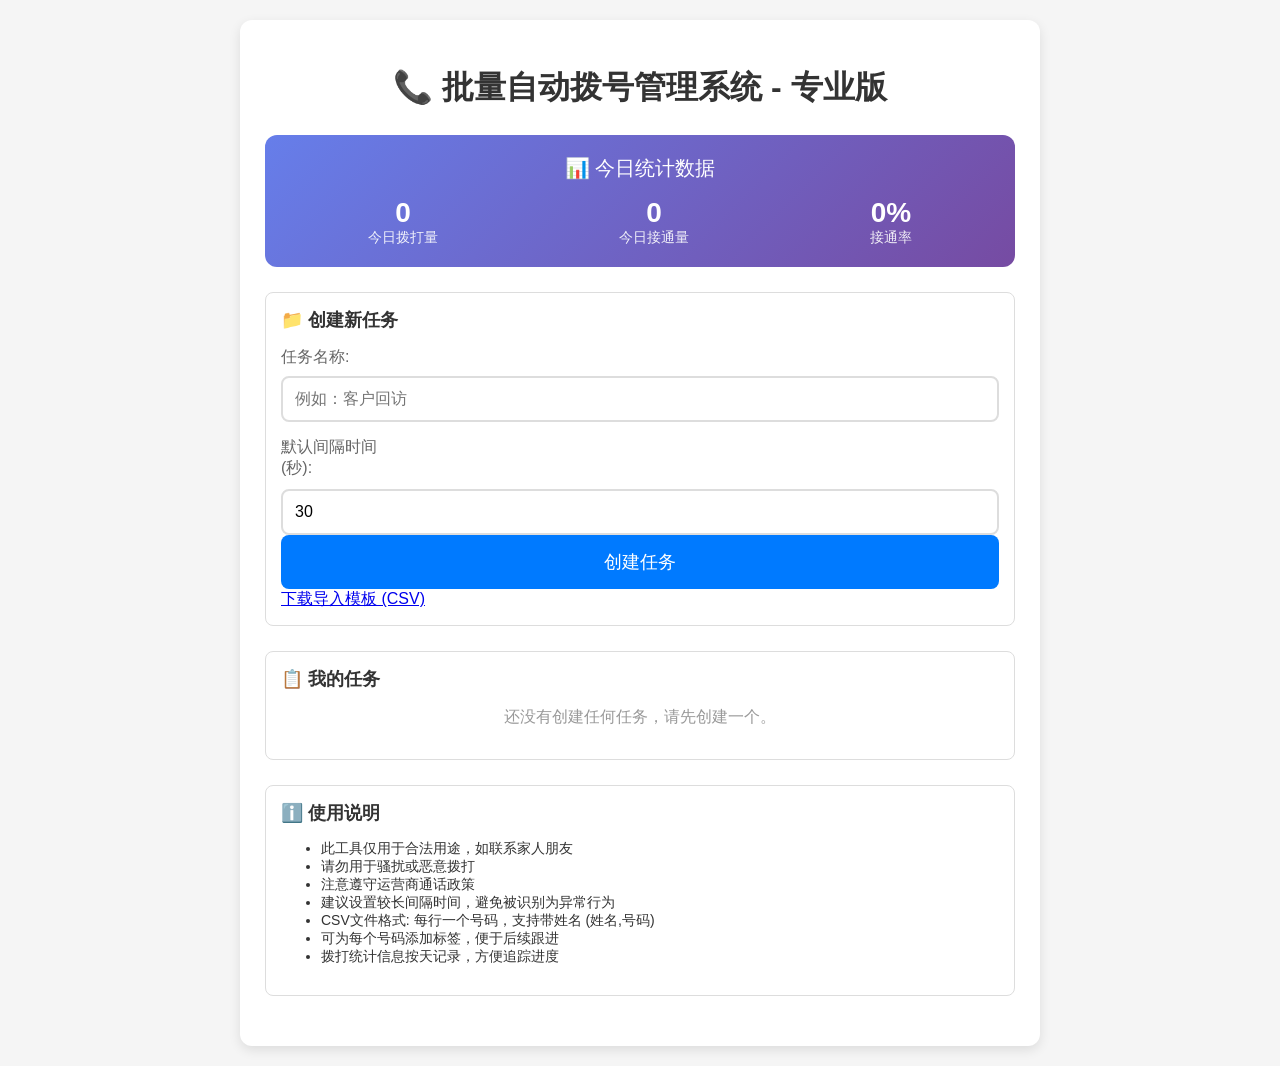
<file: 1.html>
<!DOCTYPE html>
<html lang="zh-CN">
<head>
    <meta charset="UTF-8">
    <meta name="viewport" content="width=device-width, initial-scale=1.0">
    <title>iOS批量自动拨号管理系统 - 专业版</title>
    <style>
        :root {
            --primary: #007AFF;
            --secondary: #5856D6;
            --success: #34C759;
            --warning: #FF9500;
            --danger: #FF3B30;
            --light-bg: #f9f9f9;
            --dark-text: #333;
            --light-text: #666;
            --border-color: #ddd;
        }
        body {
            font-family: -apple-system, BlinkMacSystemFont, 'Segoe UI', Roboto, sans-serif;
            max-width: 800px;
            margin: 0 auto;
            padding: 20px;
            background-color: #f5f5f5;
            color: var(--dark-text);
        }
        .container {
            background: white;
            border-radius: 12px;
            padding: 25px;
            box-shadow: 0 4px 12px rgba(0,0,0,0.1);
        }
        h1 {
            text-align: center;
            color: var(--dark-text);
            margin-bottom: 25px;
            font-weight: 600;
        }
        .section {
            margin-bottom: 25px;
            padding: 15px;
            border: 1px solid var(--border-color);
            border-radius: 8px;
            background-color: white;
        }
        .section-title {
            font-weight: 600;
            margin-bottom: 15px;
            color: var(--dark-text);
            font-size: 18px;
            display: flex;
            align-items: center;
        }
        .input-group {
            margin-bottom: 15px;
        }
        label {
            display: block;
            margin-bottom: 8px;
            font-weight: 500;
            color: var(--light-text);
        }
        input[type="file"], input[type="tel"], input[type="number"], select, input[type="text"] {
            width: 100%;
            padding: 12px;
            border: 2px solid var(--border-color);
            border-radius: 8px;
            font-size: 16px;
            box-sizing: border-box;
        }
        textarea {
            width: 100%;
            height: 120px;
            padding: 12px;
            border: 2px solid var(--border-color);
            border-radius: 8px;
            font-size: 14px;
            font-family: monospace;
            resize: vertical;
            box-sizing: border-box;
        }
        button {
            padding: 12px 16px;
            border: none;
            border-radius: 8px;
            font-size: 16px;
            cursor: pointer;
            transition: background-color 0.3s;
            font-weight: 500;
        }
        button:hover:not(:disabled) {
            opacity: 0.9;
        }
        button:disabled {
            cursor: not-allowed;
            opacity: 0.6;
        }
        .btn-primary {
            background: var(--primary);
            color: white;
        }
        .btn-secondary {
            background: var(--secondary);
            color: white;
        }
        .btn-success {
            background: var(--success);
            color: white;
        }
        .btn-warning {
            background: var(--warning);
            color: white;
        }
        .btn-danger {
            background: var(--danger);
            color: white;
        }
        .btn-block {
            width: 100%;
            padding: 15px;
            font-size: 18px;
        }
        .status {
            margin-top: 15px;
            padding: 12px;
            border-radius: 8px;
            text-align: center;
            display: none;
        }
        .success {
            background: #d4edda;
            color: #155724;
            border: 1px solid #c3e6cb;
        }
        .info {
            background: #d1ecf1;
            color: #0c5460;
            border: 1px solid #bee5eb;
        }
        .warning {
            background: #fff3cd;
            color: #856404;
            border: 1px solid #ffeaa7;
        }
        .contact-list {
            max-height: 400px;
            overflow-y: auto;
            border: 1px solid var(--border-color);
            border-radius: 8px;
            padding: 10px;
            margin-top: 10px;
            background-color: var(--light-bg);
        }
        .contact-item {
            padding: 10px;
            border-bottom: 1px solid var(--border-color);
            display: flex;
            justify-content: space-between;
            align-items: center;
            background: white;
            border-radius: 6px;
            margin-bottom: 5px;
        }
        .contact-item:last-child {
            border-bottom: none;
            margin-bottom: 0;
        }
        .status-indicator {
            padding: 2px 8px;
            border-radius: 12px;
            font-size: 12px;
            font-weight: bold;
            text-transform: uppercase;
        }
        .status-pending {
            background: #e3f2fd;
            color: #1976d2;
        }
        .status-called {
            background: #e8f5e9;
            color: #388e3c;
        }
        .status-failed {
            background: #ffebee;
            color: #d32f2f;
        }
        .progress-bar {
            width: 100%;
            height: 6px;
            background: #eee;
            border-radius: 3px;
            overflow: hidden;
            margin: 10px 0;
        }
        .progress-fill {
            height: 100%;
            background: var(--primary);
            transition: width 0.3s ease;
        }
        .stats {
            display: grid;
            grid-template-columns: repeat(auto-fit, minmax(120px, 1fr));
            gap: 15px;
            margin: 15px 0;
            font-size: 14px;
        }
        .stat-card {
            background: #f8f9fa;
            border-radius: 8px;
            padding: 15px;
            text-align: center;
            border: 1px solid #e9ecef;
        }
        .stat-value {
            font-size: 24px;
            font-weight: bold;
            color: var(--primary);
        }
        .stat-label {
            font-size: 12px;
            color: var(--light-text);
            margin-top: 5px;
        }
        .action-buttons {
            display: flex;
            gap: 10px;
            margin-top: 10px;
            flex-wrap: wrap;
        }
        .action-buttons button {
            flex: 1;
            min-width: 100px;
        }
        .timer-display {
            font-size: 16px;
            text-align: center;
            margin: 15px 0;
            color: var(--light-text);
            font-weight: 500;
        }
        .task-card {
            background: white;
            border: 1px solid var(--border-color);
            border-radius: 8px;
            padding: 15px;
            margin-bottom: 20px;
            box-shadow: 0 2px 4px rgba(0,0,0,0.05);
        }
        .task-header {
            display: flex;
            justify-content: space-between;
            align-items: center;
            margin-bottom: 10px;
        }
        .task-name {
            font-weight: bold;
            font-size: 18px;
            color: var(--dark-text);
        }
        .task-stats {
            font-size: 12px;
            color: var(--light-text);
        }
        .task-controls {
            display: flex;
            gap: 8px;
            flex-wrap: wrap;
            margin-bottom: 10px;
        }
        .task-controls button {
            flex: 1;
            min-width: 80px;
            padding: 10px;
            font-size: 14px;
        }
        .contact-actions {
            display: flex;
            gap: 5px;
            flex-wrap: wrap;
        }
        .contact-actions button {
            padding: 4px 8px;
            font-size: 12px;
            margin-left: 5px;
        }
        .import-section {
            background: #e8f4fd;
            border-radius: 8px;
            padding: 15px;
            margin-top: 10px;
            display: none;
        }
        .import-section.active {
            display: block;
        }
        .settings-row {
            display: flex;
            gap: 10px;
            align-items: center;
            margin-top: 10px;
            flex-wrap: wrap;
        }
        .settings-row label {
            width: 120px;
            margin-bottom: 0;
        }
        .settings-row input, .settings-row select {
            width: 100%;
        }
        .dialing-status {
            font-size: 14px;
            color: var(--light-text);
            text-align: center;
            margin-top: 5px;
            padding: 5px 0;
        }
        .tag {
            display: inline-block;
            padding: 2px 6px;
            border-radius: 12px;
            font-size: 10px;
            font-weight: bold;
            text-transform: uppercase;
            margin-left: 5px;
        }
        .tag-default {
            background: #e0e0e0;
            color: #666;
        }
        .tag-wechat {
            background: #4CAF50;
            color: white;
        }
        .tag-unpassed {
            background: #FF9800;
            color: white;
        }
        .tag-no {
            background: #F44336;
            color: white;
        }
        .summary-section {
            background: linear-gradient(135deg, #667eea 0%, #764ba2 100%);
            color: white;
            border-radius: 12px;
            padding: 20px;
            margin-bottom: 25px;
            text-align: center;
        }
        .summary-title {
            font-size: 20px;
            margin-bottom: 15px;
        }
        .summary-stats {
            display: flex;
            justify-content: space-around;
            flex-wrap: wrap;
            gap: 15px;
        }
        .summary-stat {
            display: flex;
            flex-direction: column;
        }
        .summary-value {
            font-size: 28px;
            font-weight: bold;
        }
        .summary-label {
            font-size: 14px;
            opacity: 0.9;
        }
        .contact-info {
            flex: 1;
        }
        .contact-number {
            font-weight: bold;
            font-size: 16px;
        }
        .contact-name {
            font-size: 14px;
            color: var(--light-text);
        }
        .contact-tag {
            margin-top: 5px;
        }
    </style>
</head>
<body>
    <div class="container">
        <h1>📞 批量自动拨号管理系统 - 专业版</h1>
        
        <!-- 今日统计汇总 -->
        <div class="summary-section">
            <div class="summary-title">📊 今日统计数据</div>
            <div class="summary-stats">
                <div class="summary-stat">
                    <div class="summary-value" id="todayTotalCalls">0</div>
                    <div class="summary-label">今日拨打量</div>
                </div>
                <div class="summary-stat">
                    <div class="summary-value" id="todayConnectedCalls">0</div>
                    <div class="summary-label">今日接通量</div>
                </div>
                <div class="summary-stat">
                    <div class="summary-value" id="todaySuccessRate">0%</div>
                    <div class="summary-label">接通率</div>
                </div>
            </div>
        </div>
        
        <!-- 创建新任务区域 -->
        <div class="section">
            <div class="section-title">📁 创建新任务</div>
            <div class="input-group">
                <label for="newTaskName">任务名称:</label>
                <input type="text" id="newTaskName" placeholder="例如：客户回访">
            </div>
            <div class="settings-row">
                <label for="defaultInterval">默认间隔时间 (秒):</label>
                <input type="number" id="defaultInterval" value="30" min="5" max="300" step="5">
            </div>
            <button id="createTaskBtn" class="btn-primary btn-block">创建任务</button>
            <a href="#" class="template-link" id="downloadTemplate">下载导入模板 (CSV)</a>
        </div>

        <!-- 任务列表展示 -->
        <div class="section">
            <div class="section-title">📋 我的任务</div>
            <div id="taskList">
                <!-- 任务卡片将由JS动态生成 -->
                <p id="noTasksMessage" style="text-align: center; color: #999;">还没有创建任何任务，请先创建一个。</p>
            </div>
        </div>
        
        <div class="section">
            <div class="section-title">ℹ️ 使用说明</div>
            <ul style="text-align: left; font-size: 14px;">
                <li>此工具仅用于合法用途，如联系家人朋友</li>
                <li>请勿用于骚扰或恶意拨打</li>
                <li>注意遵守运营商通话政策</li>
                <li>建议设置较长间隔时间，避免被识别为异常行为</li>
                <li>CSV文件格式: 每行一个号码，支持带姓名 (姓名,号码)</li>
                <li>可为每个号码添加标签，便于后续跟进</li>
                <li>拨打统计信息按天记录，方便追踪进度</li>
            </ul>
        </div>

        <div class="status" id="statusMessage"></div>
    </div>

    <script>
        // --- 核心数据结构 ---
        let tasks = JSON.parse(localStorage.getItem('dialerTasks')) || [];
        let callStats = JSON.parse(localStorage.getItem('callStats')) || {};
        let defaultInterval = parseInt(localStorage.getItem('defaultInterval')) || 30;
        let activeTimers = {};

        // --- DOM 元素 ---
        const newTaskNameEl = document.getElementById('newTaskName');
        const defaultIntervalEl = document.getElementById('defaultInterval');
        const taskListEl = document.getElementById('taskList');
        const noTasksMessage = document.getElementById('noTasksMessage');
        const downloadTemplateLink = document.getElementById('downloadTemplate');
        const createTaskBtn = document.getElementById('createTaskBtn');
        const statusMessageEl = document.getElementById('statusMessage');
        const todayTotalCallsEl = document.getElementById('todayTotalCalls');
        const todayConnectedCallsEl = document.getElementById('todayConnectedCalls');
        const todaySuccessRateEl = document.getElementById('todaySuccessRate');

        // --- 工具函数 ---
        function parseCSV(csvText) {
            const lines = csvText.split('\n');
            const numbers = [];
            
            lines.forEach(line => {
                line = line.trim();
                if (!line) return;
                
                if (line.includes(',')) {
                    const parts = line.split(',');
                    if (parts.length >= 2) {
                        const name = parts[0].trim();
                        const number = parts[1].trim();
                        if (number) {
                            numbers.push({ 
                                name, 
                                number, 
                                status: 'pending', 
                                retryCount: 0, 
                                lastCallTime: null,
                                tag: 'default' // 新增：默认标签
                            });
                        }
                    }
                } else {
                    const number = line.replace(/[^\d\-+\(\)\s]/g, '').trim();
                    if (number) {
                        numbers.push({ 
                            number, 
                            status: 'pending', 
                            retryCount: 0, 
                            lastCallTime: null,
                            tag: 'default' // 新增：默认标签
                        });
                    }
                }
            });
            
            return numbers;
        }

        function downloadCSVTemplate() {
            const csvContent = "姓名,号码\n张三,13800138001\n李四,13900139002\n王五,010-12345678";
            const blob = new Blob([csvContent], { type: 'text/csv;charset=utf-8;' });
            const url = URL.createObjectURL(blob);
            const a = document.createElement('a');
            a.href = url;
            a.download = '拨号任务导入模板.csv';
            document.body.appendChild(a);
            a.click();
            document.body.removeChild(a);
            URL.revokeObjectURL(url);
        }

        function saveTasksToStorage() {
            localStorage.setItem('dialerTasks', JSON.stringify(tasks));
        }

        function saveCallStatsToStorage() {
            localStorage.setItem('callStats', JSON.stringify(callStats));
        }

        function saveDefaultInterval() {
            localStorage.setItem('defaultInterval', defaultInterval.toString());
        }

        function generateTaskId() {
            return Date.now().toString() + Math.random().toString(36).substr(2, 5);
        }

        // 获取今天的日期字符串 (YYYY-MM-DD)
        function getTodayStr() {
            const today = new Date();
            return `${today.getFullYear()}-${String(today.getMonth() + 1).padStart(2, '0')}-${String(today.getDate()).padStart(2, '0')}`;
        }

        // 更新今日统计
        function updateTodayStats() {
            const todayStr = getTodayStr();
            const stats = callStats[todayStr] || { total: 0, connected: 0 };
            
            todayTotalCallsEl.textContent = stats.total;
            todayConnectedCallsEl.textContent = stats.connected;
            const rate = stats.total > 0 ? ((stats.connected / stats.total) * 100).toFixed(1) : 0;
            todaySuccessRateEl.textContent = `${rate}%`;
        }

        // 记录一次拨打
        function logCall(status = 'called') {
            const todayStr = getTodayStr();
            if (!callStats[todayStr]) {
                callStats[todayStr] = { total: 0, connected: 0 };
            }
            
            callStats[todayStr].total += 1;
            if (status === 'connected') {
                callStats[todayStr].connected += 1;
            }
            
            saveCallStatsToStorage();
            updateTodayStats();
        }

        // --- 核心业务逻辑 ---
        function createNewTask() {
            const name = newTaskNameEl.value.trim() || `任务 ${tasks.length + 1}`;
            const interval = parseInt(defaultIntervalEl.value) || defaultInterval;
            
            const newTask = {
                id: generateTaskId(),
                name: name,
                contacts: [],
                isActive: false,
                isPaused: false,
                currentDialIndex: 0,
                interval: interval
            };

            tasks.push(newTask);
            saveTasksToStorage();
            renderTaskList();

            newTaskNameEl.value = '';
            showStatus(`成功创建任务: ${name}`, 'info');
        }

        function importToTask(taskId) {
            const fileInput = document.createElement('input');
            fileInput.type = 'file';
            fileInput.accept = '.csv, .txt';

            fileInput.onchange = event => {
                const file = event.target.files[0];
                if (!file) return;

                const reader = new FileReader();
                reader.onload = e => {
                    const csvText = e.target.result;
                    const parsedContacts = parseCSV(csvText);

                    const taskIndex = tasks.findIndex(t => t.id === taskId);
                    if (taskIndex === -1) {
                        showStatus('任务不存在！', 'warning');
                        return;
                    }

                    const existingNumbers = new Set(tasks[taskIndex].contacts.map(c => c.number));
                    const newContacts = parsedContacts.filter(c => !existingNumbers.has(c.number));

                    tasks[taskIndex].contacts.push(...newContacts);
                    saveTasksToStorage();
                    renderTaskList();

                    showStatus(`成功为任务 "${tasks[taskIndex].name}" 导入了 ${newContacts.length} 个新号码`, 'info');
                };
                reader.readAsText(file);
            };
            fileInput.click();
        }

        function appendToTask(taskId) {
            const numbers = prompt("请输入要追加的号码 (每行一个):");
            if (!numbers) return;

            const parsedContacts = parseCSV(numbers);

            const taskIndex = tasks.findIndex(t => t.id === taskId);
            if (taskIndex === -1) {
                showStatus('任务不存在！', 'warning');
                return;
            }

            const existingNumbers = new Set(tasks[taskIndex].contacts.map(c => c.number));
            const newContacts = parsedContacts.filter(c => !existingNumbers.has(c.number));

            tasks[taskIndex].contacts.push(...newContacts);
            saveTasksToStorage();
            renderTaskList();

            showStatus(`成功向任务 "${tasks[taskIndex].name}" 追加了 ${newContacts.length} 个号码`, 'info');
        }

        function renderTaskList() {
            if (tasks.length === 0) {
                taskListEl.innerHTML = '<p id="noTasksMessage" style="text-align: center; color: #999;">还没有创建任何任务，请先创建一个。</p>';
                return;
            }

            noTasksMessage.style.display = 'none';
            taskListEl.innerHTML = '';

            tasks.forEach(task => {
                const total = task.contacts.length;
                const pending = task.contacts.filter(c => c.status === 'pending').length;
                const called = task.contacts.filter(c => c.status === 'called').length;
                const failed = task.contacts.filter(c => c.status === 'failed').length;

                taskCard = document.createElement('div');
                taskCard.className = 'task-card';
                taskCard.setAttribute('data-task-id', task.id);

                let dialButtonLabel = '开始拨号';
                if (task.isActive && !task.isPaused) {
                    dialButtonLabel = '正在拨号...';
                } else if (task.isPaused) {
                    dialButtonLabel = '恢复拨号';
                }

                taskCard.innerHTML = `
                    <div class="task-header">
                        <span class="task-name">${task.name}</span>
                        <span class="task-stats">总计: ${total} | 待拨打: ${pending} | 已拨打: ${called} | 失败: ${failed}</span>
                    </div>
                    <div class="settings-row">
                        <label for="interval-${task.id}">间隔时间 (秒):</label>
                        <input type="number" id="interval-${task.id}" value="${task.interval}" min="5" max="300" step="5">
                    </div>
                    <div class="task-controls">
                        <button class="btn-primary task-action-btn" data-action="import" data-task-id="${task.id}">导入数据</button>
                        <button class="btn-secondary task-action-btn" data-action="append" data-task-id="${task.id}">追加号码</button>
                        <button class="btn-success task-action-btn" data-action="start-dial" data-task-id="${task.id}">${dialButtonLabel}</button>
                        <button class="btn-warning task-action-btn" data-action="pause-dial" data-task-id="${task.id}" ${!task.isActive || task.isPaused ? 'disabled' : ''}>${task.isPaused ? '恢复' : '暂停'}</button>
                        <button class="btn-danger task-action-btn" data-action="reset" data-task-id="${task.id}">重置任务</button>
                        <button class="btn-danger task-action-btn" data-action="delete" data-task-id="${task.id}">删除任务</button>
                    </div>
                    <div class="dialing-status" id="dialing-status-${task.id}">
                        ${task.isPaused ? '拨号已暂停' : task.isActive ? '正在运行...' : '就绪'}
                    </div>
                    <div class="contact-list" id="contactList-${task.id}">
                        ${task.contacts.length === 0 
                            ? '<div style="text-align: center; color: #999; padding: 20px;">此任务暂无号码数据</div>' 
                            : task.contacts.map((contact, index) => {
                                let statusText = '待拨打';
                                let statusClass = 'status-pending';
                                
                                switch(contact.status) {
                                    case 'called':
                                        statusText = '已拨打';
                                        statusClass = 'status-called';
                                        break;
                                    case 'failed':
                                        statusText = '拨打失败';
                                        statusClass = 'status-failed';
                                        break;
                                }
                                
                                let actionsHtml = '';
                                if (contact.status === 'failed') {
                                    actionsHtml = `
                                        <div class="contact-actions">
                                            <button class="btn-warning contact-action-btn" data-action="retry" data-task-id="${task.id}" data-contact-index="${index}">重新加入</button>
                                            <button class="btn-danger contact-action-btn" data-action="remove" data-task-id="${task.id}" data-contact-index="${index}">移除</button>
                                            <button class="btn-success contact-action-btn" data-action="dial-manual" data-task-id="${task.id}" data-contact-number="${contact.number}">手动拨打</button>
                                        </div>
                                    `;
                                } else if (contact.status === 'pending') {
                                     actionsHtml = `
                                        <div class="contact-actions">
                                            <button class="btn-success contact-action-btn" data-action="dial-manual" data-task-id="${task.id}" data-contact-number="${contact.number}">手动拨打</button>
                                        </div>
                                    `;
                                }
                                
                                // 生成标签HTML
                                let tagHtml = '';
                                if (contact.tag && contact.tag !== 'default') {
                                    let tagColor = 'default';
                                    let tagText = contact.tag;
                                    switch(contact.tag) {
                                        case 'wechat':
                                            tagColor = 'wechat';
                                            tagText = '加微信';
                                            break;
                                        case 'unpassed':
                                            tagColor = 'unpassed';
                                            tagText = '微信未通过';
                                            break;
                                        case 'no':
                                            tagColor = 'no';
                                            tagText = '不需要';
                                            break;
                                    }
                                    tagHtml = `<span class="tag tag-${tagColor}">${tagText}</span>`;
                                }
                                
                                return `
                                    <div class="contact-item">
                                        <div class="contact-info">
                                            <div class="contact-name">${contact.name || '未知'}</div>
                                            <div class="contact-number">${contact.number}</div>
                                            <div class="contact-tag">${tagHtml}</div>
                                        </div>
                                        <div style="display: flex; align-items: center;">
                                            <span class="status-indicator ${statusClass}">${statusText}</span>
                                            ${actionsHtml}
                                            <select class="tag-select" data-task-id="${task.id}" data-contact-index="${index}">
                                                <option value="default" ${contact.tag === 'default' ? 'selected' : ''}>无标签</option>
                                                <option value="wechat" ${contact.tag === 'wechat' ? 'selected' : ''}>加微信</option>
                                                <option value="unpassed" ${contact.tag === 'unpassed' ? 'selected' : ''}>微信未通过</option>
                                                <option value="no" ${contact.tag === 'no' ? 'selected' : ''}>不需要</option>
                                            </select>
                                        </div>
                                    </div>
                                `;
                              }).join('')
                        }
                    </div>
                `;
                taskListEl.appendChild(taskCard);
            });
        }

        // --- 拨号逻辑 ---
        function startBatchDialForTask(taskId) {
            const taskIndex = tasks.findIndex(t => t.id === taskId);
            if (taskIndex === -1) {
                showStatus('任务不存在！', 'warning');
                return;
            }

            const task = tasks[taskIndex];

            const intervalInput = document.getElementById(`interval-${taskId}`);
            if (intervalInput) {
                task.interval = parseInt(intervalInput.value) || defaultInterval;
            }

            if (task.isPaused) {
                task.isPaused = false;
                if (task.currentDialIndex < task.contacts.length) {
                    showStatus(`恢复任务 "${task.name}" 拨号...`, 'info');
                    nextCallInTask(taskId, task.currentDialIndex);
                } else {
                    showStatus('任务已完成或没有待拨打号码', 'info');
                }
                renderTaskList();
                return;
            }

            if (task.isActive && !task.isPaused) {
                showStatus('此任务的拨号已在运行中', 'info');
                return;
            }

            const startIndex = task.contacts.findIndex((c, index) => c.status === 'pending' && index >= task.currentDialIndex);
            if (startIndex === -1) {
                showStatus('此任务中没有待拨打的号码', 'info');
                task.isActive = false;
                task.isPaused = false;
                renderTaskList();
                return;
            }

            task.isActive = true;
            task.isPaused = false;
            task.currentDialIndex = startIndex;
            
            showStatus(`开始为任务 "${task.name}" 批量拨号...`, 'info');
            nextCallInTask(taskId, startIndex);
        }

        function pauseBatchDialForTask(taskId) {
            const taskIndex = tasks.findIndex(t => t.id === taskId);
            if (taskIndex === -1) return;

            const task = tasks[taskIndex];
            if (!task.isActive) {
                showStatus('任务未在运行中', 'info');
                return;
            }

            task.isPaused = true;
            task.isActive = false;

            if (activeTimers[taskId]) {
                clearTimeout(activeTimers[taskId]);
                delete activeTimers[taskId];
            }

            saveTasksToStorage();
            renderTaskList();
            showStatus(`任务 "${task.name}" 拨号已暂停`, 'info');
        }

        function nextCallInTask(taskId, currentIndex) {
            const taskIndex = tasks.findIndex(t => t.id === taskId);
            if (taskIndex === -1) return;

            const task = tasks[taskIndex];
            if (!task.isActive || task.isPaused) {
                return;
            }

            let nextIndex = -1;
            for (let i = currentIndex; i < task.contacts.length; i++) {
                if (task.contacts[i].status === 'pending') {
                    nextIndex = i;
                    break;
                }
            }

            if (nextIndex === -1) {
                task.isActive = false;
                task.isPaused = false;
                showStatus(`任务 "${task.name}" 拨号完成`, 'info');
                saveTasksToStorage();
                renderTaskList();
                return;
            }

            task.currentDialIndex = nextIndex;
            makeCallInTask(taskId, nextIndex);
            
            const interval = task.interval;
            activeTimers[taskId] = setTimeout(() => {
                nextCallInTask(taskId, nextIndex + 1);
            }, interval * 1000);
        }

        function makeCallInTask(taskId, contactIndex) {
            const taskIndex = tasks.findIndex(t => t.id === taskId);
            if (taskIndex === -1) return;
            
            const task = tasks[taskIndex];
            if (!task) return;
            
            const contact = task.contacts[contactIndex];
            if (!contact) return;

            if (task.isPaused) return;

            try {
                window.location.href = `tel:${contact.number}`;
                
                const now = new Date().toLocaleTimeString();
                showStatus(`正在拨打: ${contact.number} (${contact.name || '未知'}) (${now})`, 'info');
                
                contact.status = 'called';
                contact.lastCallTime = Date.now();
                
                // 记录拨打统计
                logCall('called');
                
                saveTasksToStorage();
                renderTaskList();
                
            } catch (error) {
                console.error('拨号失败:', error);
                contact.status = 'failed';
                contact.retryCount++;
                saveTasksToStorage();
                renderTaskList();
                showStatus(`拨号失败: ${contact.number}`, 'warning');
            }
        }

        function dialContactManually(taskId, number) {
             try {
                window.location.href = `tel:${number}`;
                const taskIndex = tasks.findIndex(t => t.id === taskId);
                const taskName = taskIndex !== -1 ? tasks[taskIndex].name : '未知任务';
                showStatus(`手动拨打: ${number} (任务: ${taskName})`, 'info');
                
                // 记录手动拨打统计
                logCall('called');
            } catch (error) {
                console.error('手动拨号失败:', error);
                showStatus(`手动拨号失败: ${number}`, 'warning');
            }
        }

        function retryFailedContact(taskId, contactIndex) {
            const taskIndex = tasks.findIndex(t => t.id === taskId);
            if (taskIndex === -1) return;
            
            const task = tasks[taskIndex];
            if (!task.contacts[contactIndex]) return;
            
            task.contacts[contactIndex].status = 'pending';
            task.contacts[contactIndex].retryCount = 0;
            saveTasksToStorage();
            renderTaskList();
            showStatus('号码已重新加入待拨打队列', 'info');
        }

        function removeFailedContact(taskId, contactIndex) {
            const taskIndex = tasks.findIndex(t => t.id === taskId);
            if (taskIndex === -1) return;
            
            const task = tasks[taskIndex];
            if (!task.contacts[contactIndex]) return;
            
            if (!confirm('确定要移除此失败号码吗？')) return;
            
            task.contacts.splice(contactIndex, 1);
            if (contactIndex <= task.currentDialIndex) {
                task.currentDialIndex = Math.max(0, task.currentDialIndex - 1);
            }
            saveTasksToStorage();
            renderTaskList();
            showStatus('号码已移除', 'info');
        }

        function markTaskAsPending(taskId) {
            const taskIndex = tasks.findIndex(t => t.id === taskId);
            if (taskIndex === -1) return;

            const task = tasks[taskIndex];

            task.contacts = task.contacts.map(contact => ({
                ...contact,
                status: 'pending',
                retryCount: 0,
                lastCallTime: null,
                tag: contact.tag || 'default' // 保留原有标签
            }));
            task.isActive = false;
            task.isPaused = false;
            task.currentDialIndex = 0;

            if (activeTimers[taskId]) {
                clearTimeout(activeTimers[taskId]);
                delete activeTimers[taskId];
            }
            
            saveTasksToStorage();
            renderTaskList();
            showStatus(`任务 "${task.name}" 已重置`, 'info');
        }

        function deleteTask(taskId) {
            if (!confirm('确定要删除这个任务吗？此操作不可撤销。')) return;
            
            const taskIndex = tasks.findIndex(t => t.id === taskId);
            if (taskIndex !== -1) {
                if (activeTimers[taskId]) {
                    clearTimeout(activeTimers[taskId]);
                    delete activeTimers[taskId];
                }
                tasks.splice(taskIndex, 1);
                saveTasksToStorage();
                renderTaskList();
                showStatus('任务已删除', 'info');
            }
        }

        function updateContactTag(taskId, contactIndex, newTag) {
            const taskIndex = tasks.findIndex(t => t.id === taskId);
            if (taskIndex === -1) return;
            
            const task = tasks[taskIndex];
            if (!task.contacts[contactIndex]) return;
            
            task.contacts[contactIndex].tag = newTag;
            saveTasksToStorage();
            renderTaskList();
            showStatus('号码标签已更新', 'info');
        }

        // --- 辅助函数 ---
        function showStatus(message, type = 'info') {
            statusMessageEl.textContent = message;
            statusMessageEl.className = 'status ' + type;
            statusMessageEl.style.display = 'block';
            
            setTimeout(() => {
                statusMessageEl.style.display = 'none';
            }, 5000);
        }

        // --- 事件监听器 ---
        document.addEventListener('click', function(e) {
            if (e.target.classList.contains('task-action-btn')) {
                const action = e.target.getAttribute('data-action');
                const taskId = e.target.getAttribute('data-task-id');

                switch(action) {
                    case 'import':
                        importToTask(taskId);
                        break;
                    case 'append':
                        appendToTask(taskId);
                        break;
                    case 'start-dial':
                        startBatchDialForTask(taskId);
                        break;
                    case 'pause-dial':
                        pauseBatchDialForTask(taskId);
                        break;
                    case 'reset':
                        markTaskAsPending(taskId);
                        break;
                    case 'delete':
                        deleteTask(taskId);
                        break;
                }
                return;
            }

            if (e.target.classList.contains('contact-action-btn')) {
                const action = e.target.getAttribute('data-action');
                const taskId = e.target.getAttribute('data-task-id');
                const contactIndex = e.target.getAttribute('data-contact-index');
                const contactNumber = e.target.getAttribute('data-contact-number');

                switch(action) {
                    case 'dial-manual':
                        dialContactManually(taskId, contactNumber);
                        break;
                    case 'retry':
                        retryFailedContact(taskId, contactIndex);
                        break;
                    case 'remove':
                        removeFailedContact(taskId, contactIndex);
                        break;
                }
                return;
            }

            if (e.target.id === 'createTaskBtn') {
                createNewTask();
            }
        });

        // 处理间隔时间输入框变化
        document.addEventListener('change', function(e) {
            if (e.target.id.startsWith('interval-')) {
                const taskId = e.target.id.replace('interval-', '');
                const newInterval = parseInt(e.target.value);
                if (!isNaN(newInterval) && newInterval >= 5) {
                    const taskIndex = tasks.findIndex(t => t.id === taskId);
                    if (taskIndex !== -1) {
                        tasks[taskIndex].interval = newInterval;
                        saveTasksToStorage();
                        showStatus(`任务 "${tasks[taskIndex].name}" 间隔时间已更新为 ${newInterval} 秒`, 'info');
                    }
                }
            }
        });

        // 处理标签选择框变化
        document.addEventListener('change', function(e) {
            if (e.target.classList.contains('tag-select')) {
                const taskId = e.target.getAttribute('data-task-id');
                const contactIndex = e.target.getAttribute('data-contact-index');
                const newTag = e.target.value;
                updateContactTag(taskId, contactIndex, newTag);
            }
        });

        downloadTemplateLink.addEventListener('click', (e) => {
            e.preventDefault();
            downloadCSVTemplate();
        });

        // 初始化
        defaultIntervalEl.value = defaultInterval;
        updateTodayStats(); // 加载时更新统计
        renderTaskList();
    </script>
</body>
</html>
</file>
